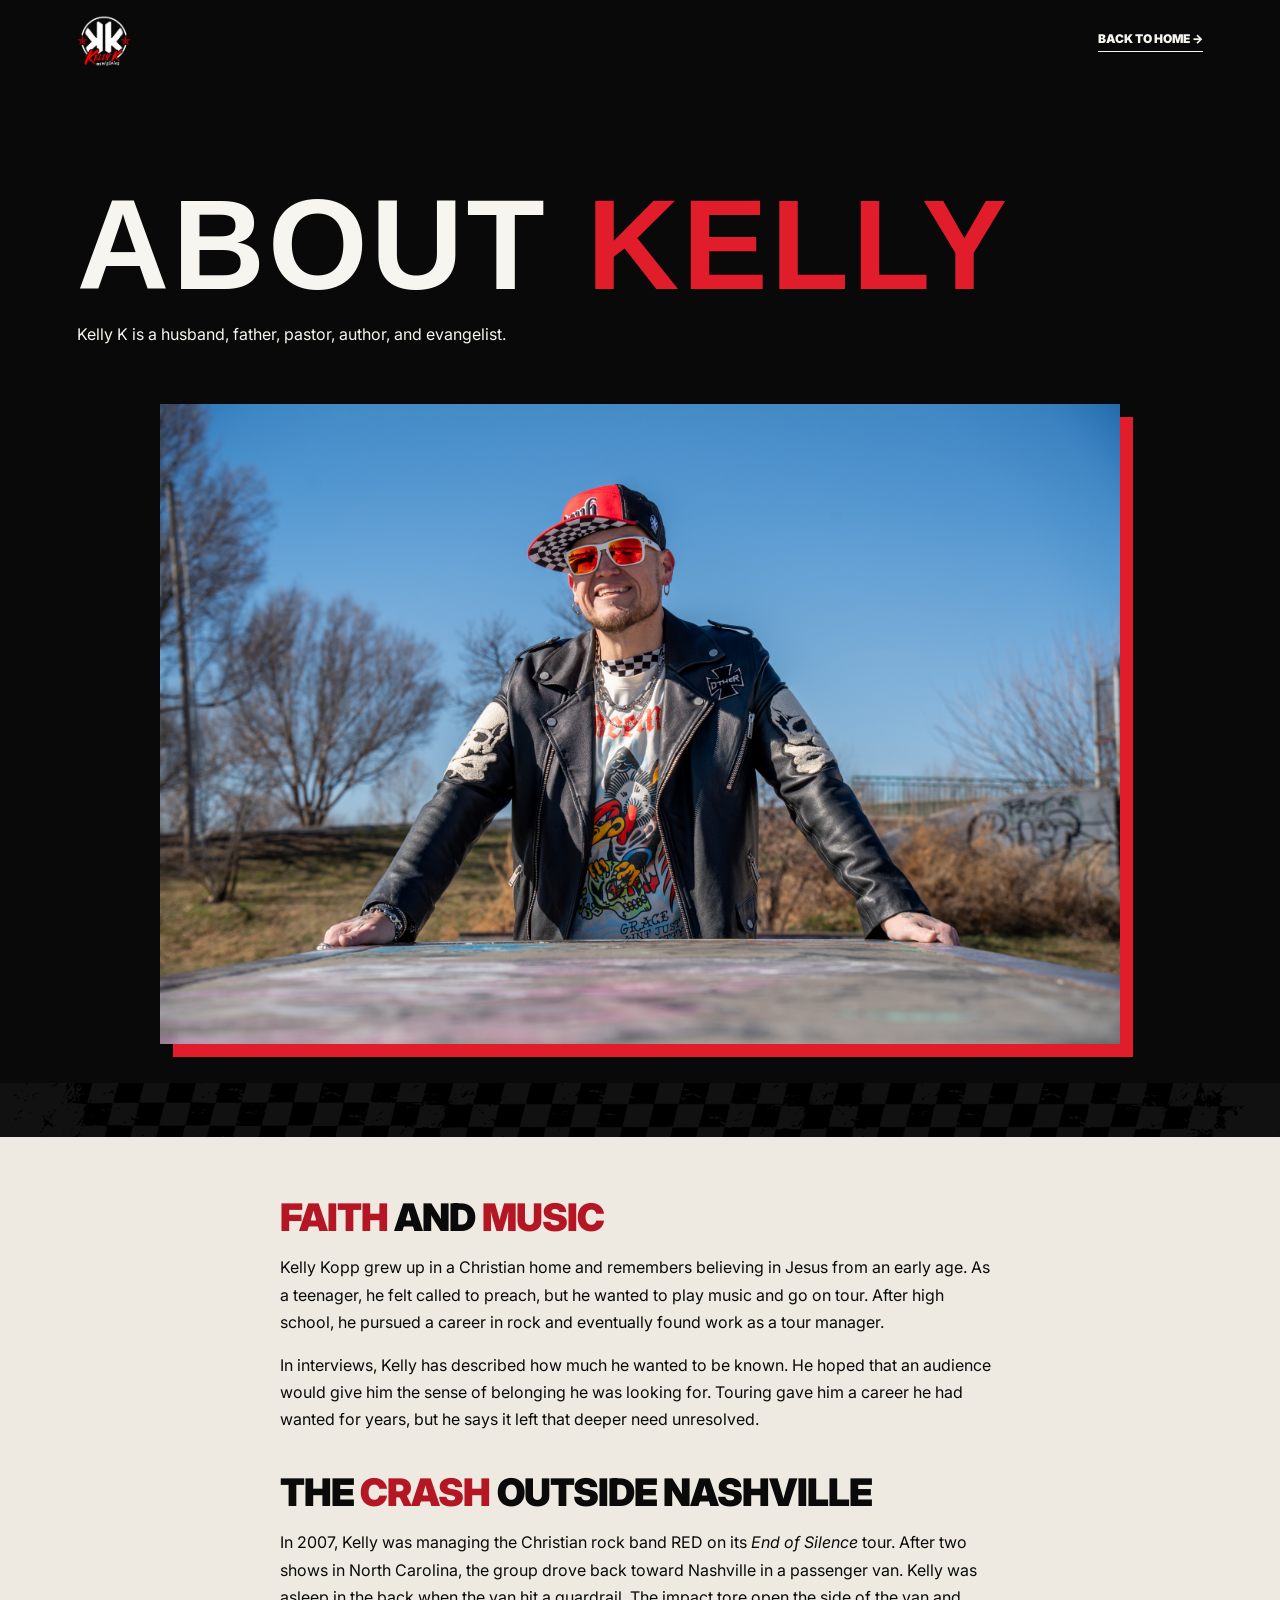
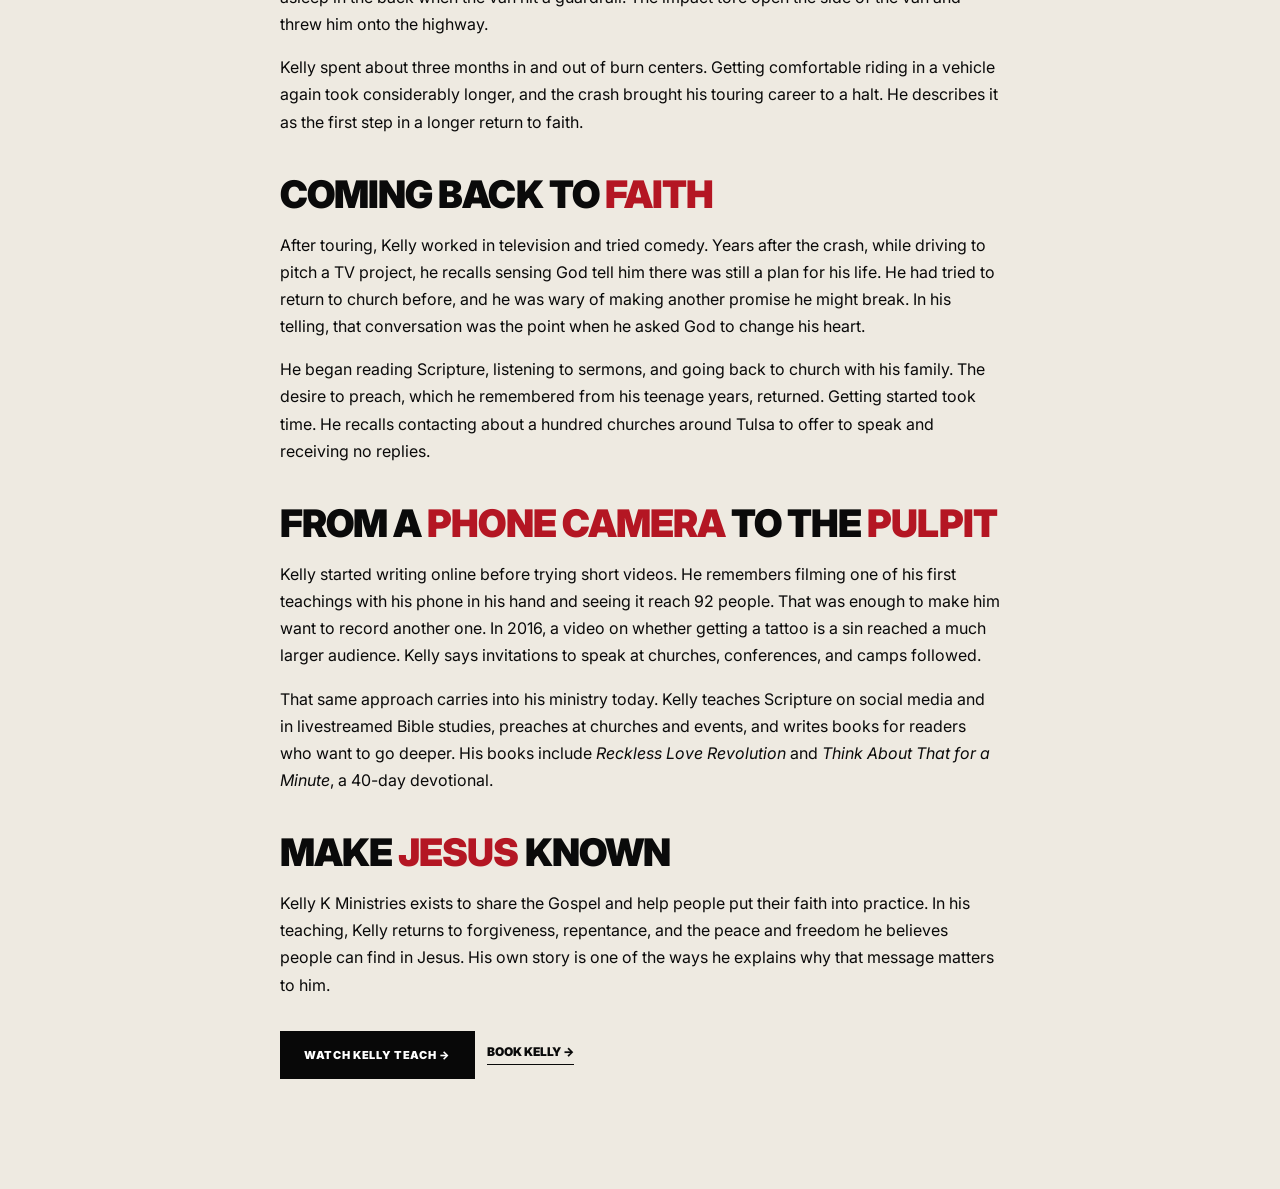
<file: about.html>
<!doctype html>
<html lang="en">
<head>
  <meta charset="UTF-8">
  <meta name="viewport" content="width=device-width, initial-scale=1">
  <meta name="theme-color" content="#090909">
  <title>About Kelly — Kelly K Ministries</title>
  <link href="https://fonts.googleapis.com/css2?family=Inter:wght@400;600;700;900&amp;display=swap" rel="stylesheet">
  <link rel="stylesheet" href="styles.css">
  <style>
    @font-face {
      font-family: 'KKM Hero Heading';
      src: local('Heading Now Trial 58 Heavy'), local('HeadingNowTrial-58Heavy');
      font-weight: 900;
      font-display: swap;
    }
    .about-header { display:flex; align-items:center; padding:12px 6vw; gap:16px; }
    .about-header .brand { margin-right:auto; }
    .about-intro { padding:clamp(44px,8vw,110px) 6vw clamp(16px,2vw,28px); }
    .about-intro h1 { font-family:'KKM Hero Heading',Impact,'Arial Narrow',sans-serif; font-size:clamp(52px,10vw,140px); line-height:.95; letter-spacing:.025em; }
    .about-photo {
      width: min(94%, 960px);
      margin: clamp(24px, 5vw, 56px) auto 13px;
      box-shadow: 13px 13px 0 var(--red);
    }
    .about-photo img { display: block; width: 100%; height: auto; }
    .about-intro + .checker-break + .section { padding-top: clamp(30px, 5vw, 60px); }
    .about-copy { max-width:720px; margin-inline:auto; }
    .about-copy section + section { margin-top:38px; }
    .about-copy h2 { font:900 clamp(24px,4vw,38px)/1.1 Inter,Arial,sans-serif; letter-spacing:-.025em; }
    .about-copy h2 span { color: #b41623; }
    .about-copy p { line-height:1.7; }
    .about-copy .actions { margin-top:32px; }
  </style>
</head>
<body>
  <header class="about-header">
    <a class="brand" href="index.html"><img src="Logo%20for%20dark%20background.png" alt="Kelly K Ministries home"></a>
    <a class="text-link" href="index.html">Back to home →</a>
  </header>
  <main>
    <section class="about-intro">
      <h1>About <span>Kelly</span></h1>
      <p class="lede">Kelly K is a husband, father, pastor, author, and evangelist.</p>
      <figure class="about-photo">
        <img src="Kellk_Group_OKC2026-8.jpg" alt="Kelly K outdoors in a red cap and black leather jacket" width="2500" height="1668">
      </figure>
    </section>
    <div class="checker-break" aria-hidden="true"></div>
    <article class="section paper">
      <div class="about-copy">
        <section>
          <h2><span>Faith</span> and <span>music</span></h2>
          <p>Kelly Kopp grew up in a Christian home and remembers believing in Jesus from an early age. As a teenager, he felt called to preach, but he wanted to play music and go on tour. After high school, he pursued a career in rock and eventually found work as a tour manager.</p>
          <p>In interviews, Kelly has described how much he wanted to be known. He hoped that an audience would give him the sense of belonging he was looking for. Touring gave him a career he had wanted for years, but he says it left that deeper need unresolved.</p>
        </section>
        <section>
          <h2>The <span>crash</span> outside Nashville</h2>
          <p>In 2007, Kelly was managing the Christian rock band RED on its <em>End of Silence</em> tour. After two shows in North Carolina, the group drove back toward Nashville in a passenger van. Kelly was asleep in the back when the van hit a guardrail. The impact tore open the side of the van and threw him onto the highway.</p>
          <p>Kelly spent about three months in and out of burn centers. Getting comfortable riding in a vehicle again took considerably longer, and the crash brought his touring career to a halt. He describes it as the first step in a longer return to faith.</p>
        </section>
        <section>
          <h2>Coming back to <span>faith</span></h2>
          <p>After touring, Kelly worked in television and tried comedy. Years after the crash, while driving to pitch a TV project, he recalls sensing God tell him there was still a plan for his life. He had tried to return to church before, and he was wary of making another promise he might break. In his telling, that conversation was the point when he asked God to change his heart.</p>
          <p>He began reading Scripture, listening to sermons, and going back to church with his family. The desire to preach, which he remembered from his teenage years, returned. Getting started took time. He recalls contacting about a hundred churches around Tulsa to offer to speak and receiving no replies.</p>
        </section>
        <section>
          <h2>From a <span>phone camera</span> to the <span>pulpit</span></h2>
          <p>Kelly started writing online before trying short videos. He remembers filming one of his first teachings with his phone in his hand and seeing it reach 92 people. That was enough to make him want to record another one. In 2016, a video on whether getting a tattoo is a sin reached a much larger audience. Kelly says invitations to speak at churches, conferences, and camps followed.</p>
          <p>That same approach carries into his ministry today. Kelly teaches Scripture on social media and in livestreamed Bible studies, preaches at churches and events, and writes books for readers who want to go deeper. His books include <em>Reckless Love Revolution</em> and <em>Think About That for a Minute</em>, a 40-day devotional.</p>
        </section>
        <section>
          <h2>Make <span>Jesus</span> known</h2>
          <p>Kelly K Ministries exists to share the Gospel and help people put their faith into practice. In his teaching, Kelly returns to forgiveness, repentance, and the peace and freedom he believes people can find in Jesus. His own story is one of the ways he explains why that message matters to him.</p>
        </section>
        <nav class="actions" aria-label="Explore Kelly K Ministries">
          <a class="btn btn-dark" href="index.html#watch">Watch Kelly teach →</a>
          <a class="text-link" href="index.html#book">Book Kelly →</a>
        </nav>
      </div>
    </article>
  </main>
</body>
</html>
</file>
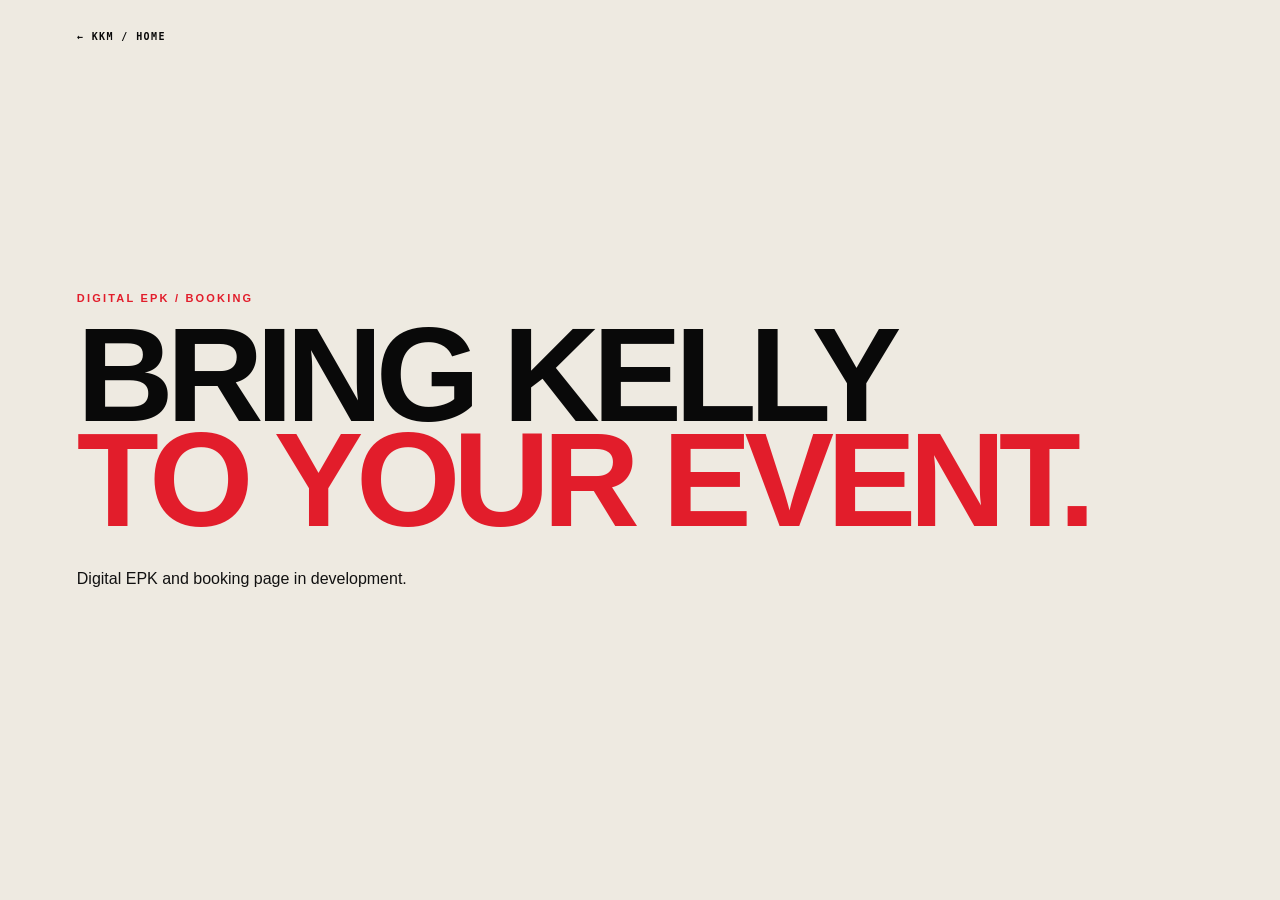
<file: book-kelly.html>
<!doctype html><html lang="en"><head><meta charset="UTF-8"><meta name="viewport" content="width=device-width,initial-scale=1"><title>Book Kelly — Kelly K Ministries</title><link rel="stylesheet" href="styles.css"></head><body><main class="route-page paper"><a class="route-back" href="index.html">← KKM / HOME</a><p class="kicker red">Digital EPK / Booking</p><h1>Bring Kelly<br><span>to your event.</span></h1><p class="lede dark-text">Digital EPK and booking page in development.</p></main></body></html>
</file>
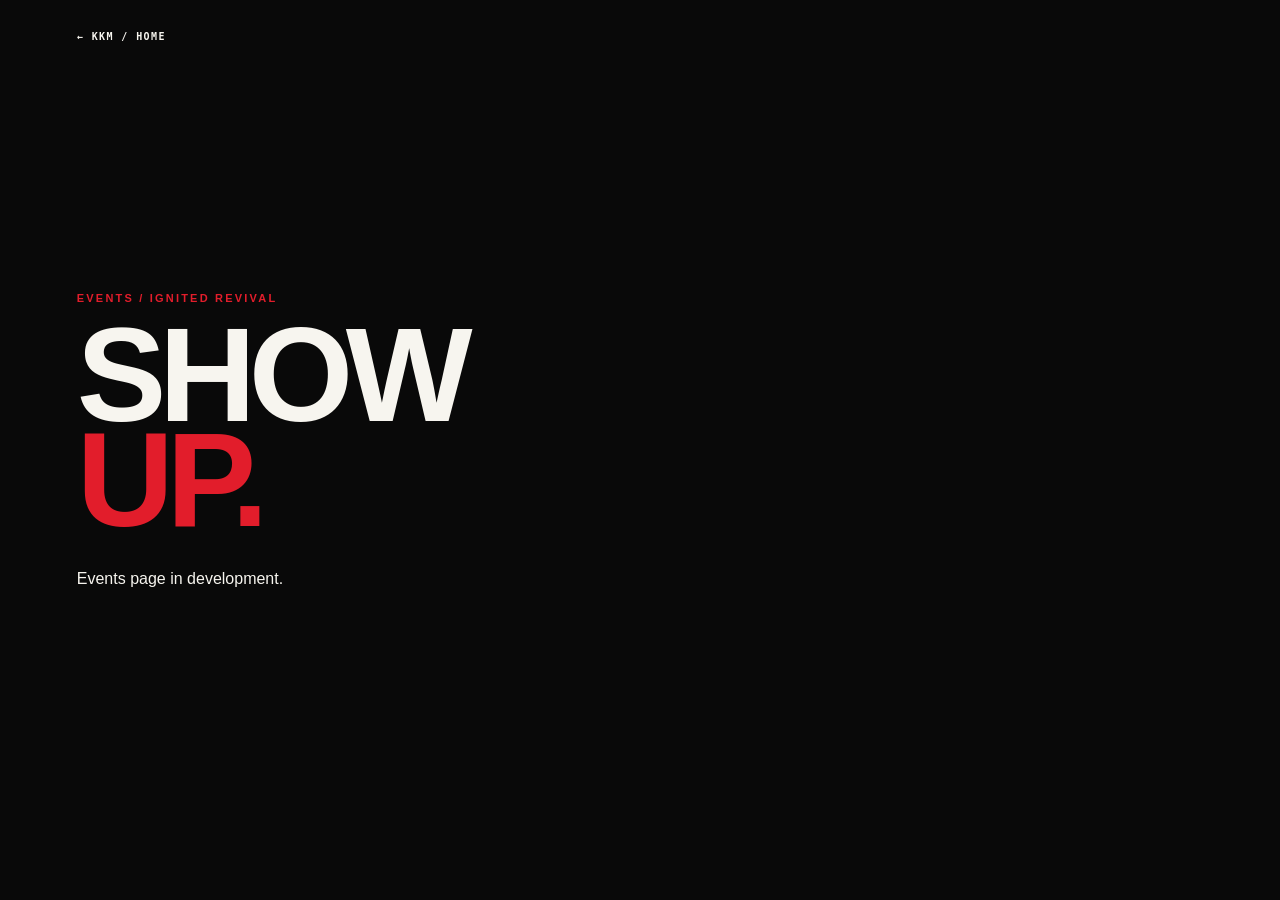
<file: events.html>
<!doctype html><html lang="en"><head><meta charset="UTF-8"><meta name="viewport" content="width=device-width,initial-scale=1"><title>Events — Kelly K Ministries</title><link rel="stylesheet" href="styles.css"></head><body><main class="route-page"><a class="route-back" href="index.html">← KKM / HOME</a><p class="kicker red">Events / Ignited Revival</p><h1>Show<br><span>up.</span></h1><p class="lede">Events page in development.</p></main></body></html>
</file>
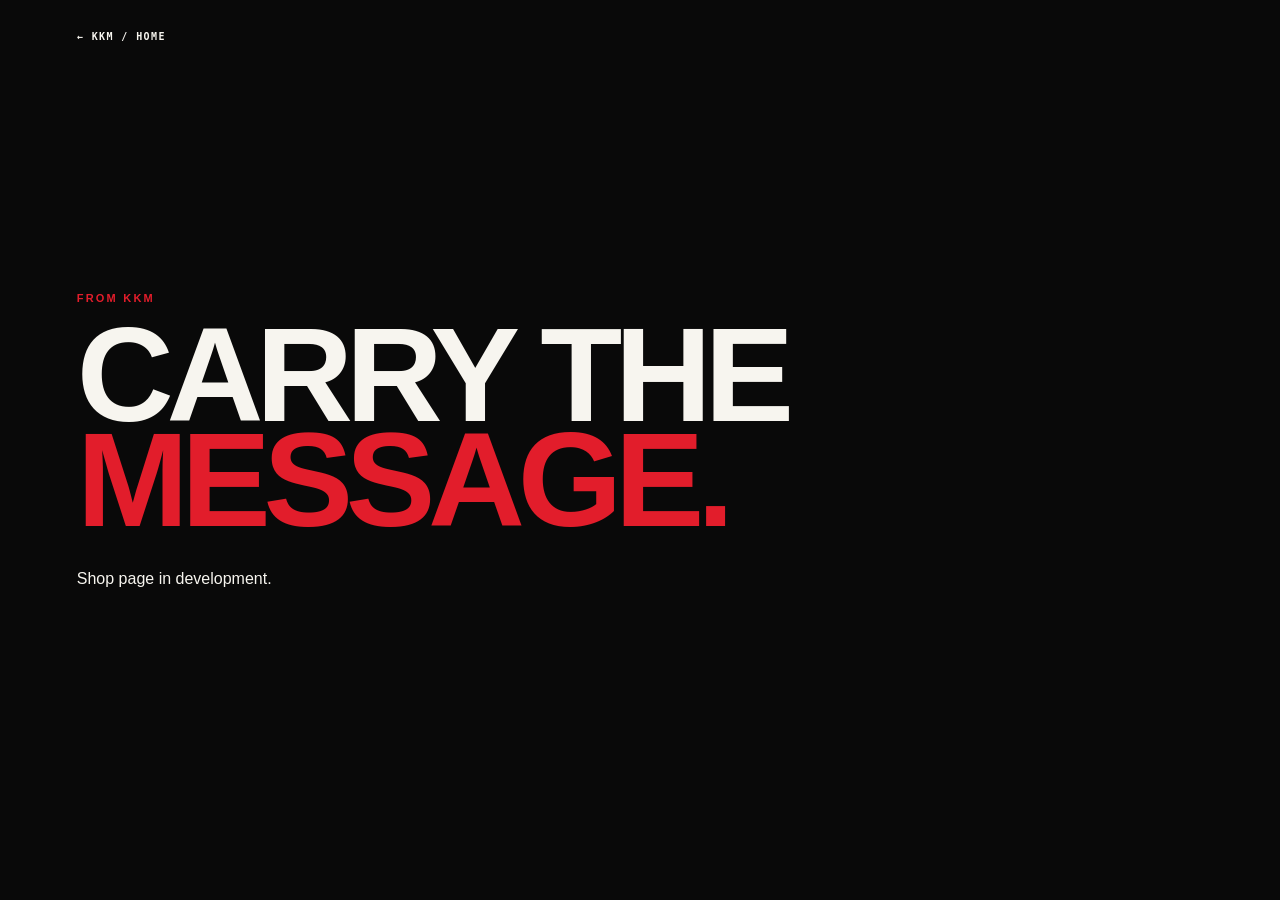
<file: shop.html>
<!doctype html><html lang="en"><head><meta charset="UTF-8"><meta name="viewport" content="width=device-width,initial-scale=1"><title>Shop — Kelly K Ministries</title><link rel="stylesheet" href="styles.css"></head><body><main class="route-page"><a class="route-back" href="index.html">← KKM / HOME</a><p class="kicker red">From KKM</p><h1>Carry the<br><span>message.</span></h1><p class="lede">Shop page in development.</p></main></body></html>
</file>
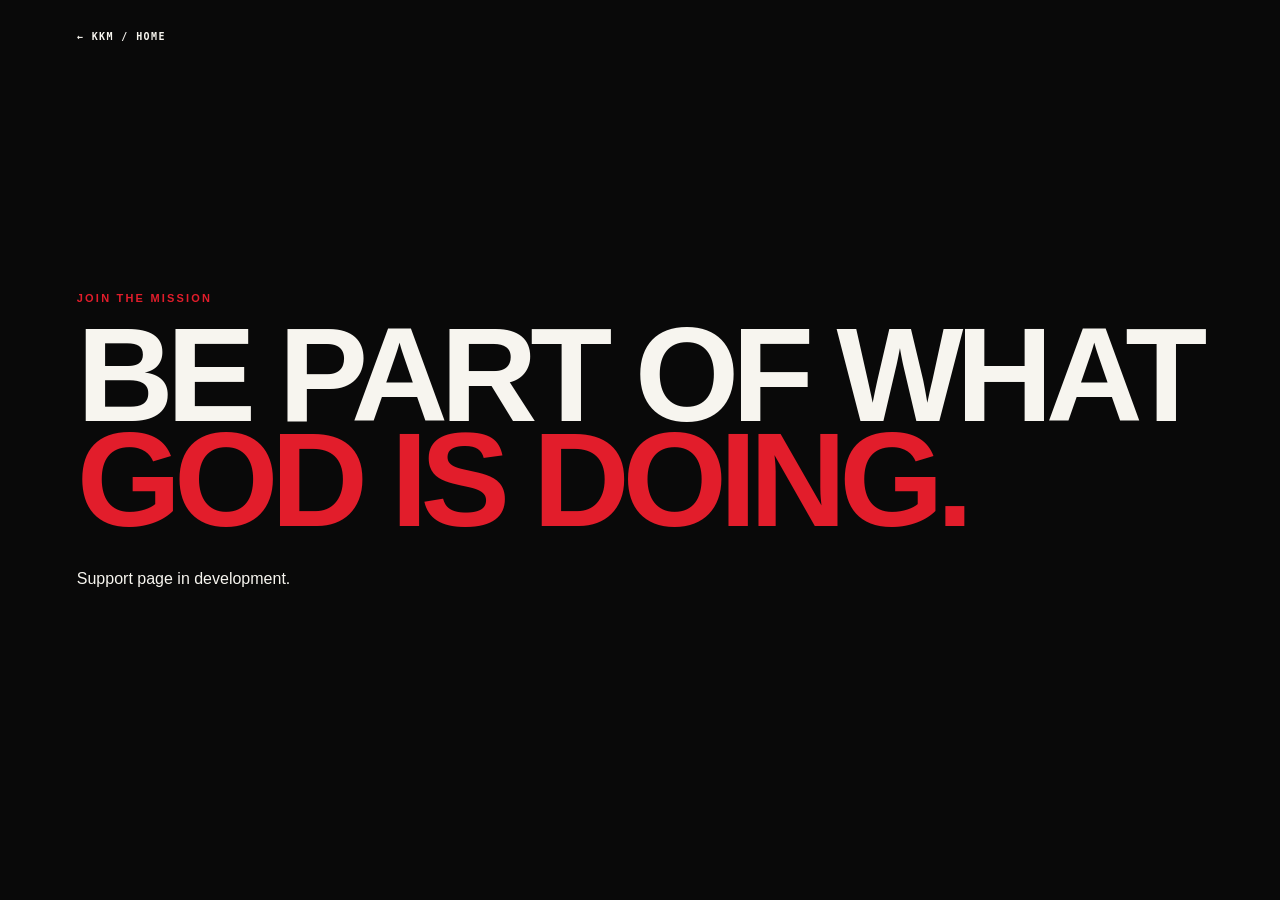
<file: support.html>
<!doctype html><html lang="en"><head><meta charset="UTF-8"><meta name="viewport" content="width=device-width,initial-scale=1"><title>Support — Kelly K Ministries</title><link rel="stylesheet" href="styles.css"></head><body><main class="route-page"><a class="route-back" href="index.html">← KKM / HOME</a><p class="kicker red">Join the mission</p><h1>Be part of what<br><span>God is doing.</span></h1><p class="lede">Support page in development.</p></main></body></html>
</file>
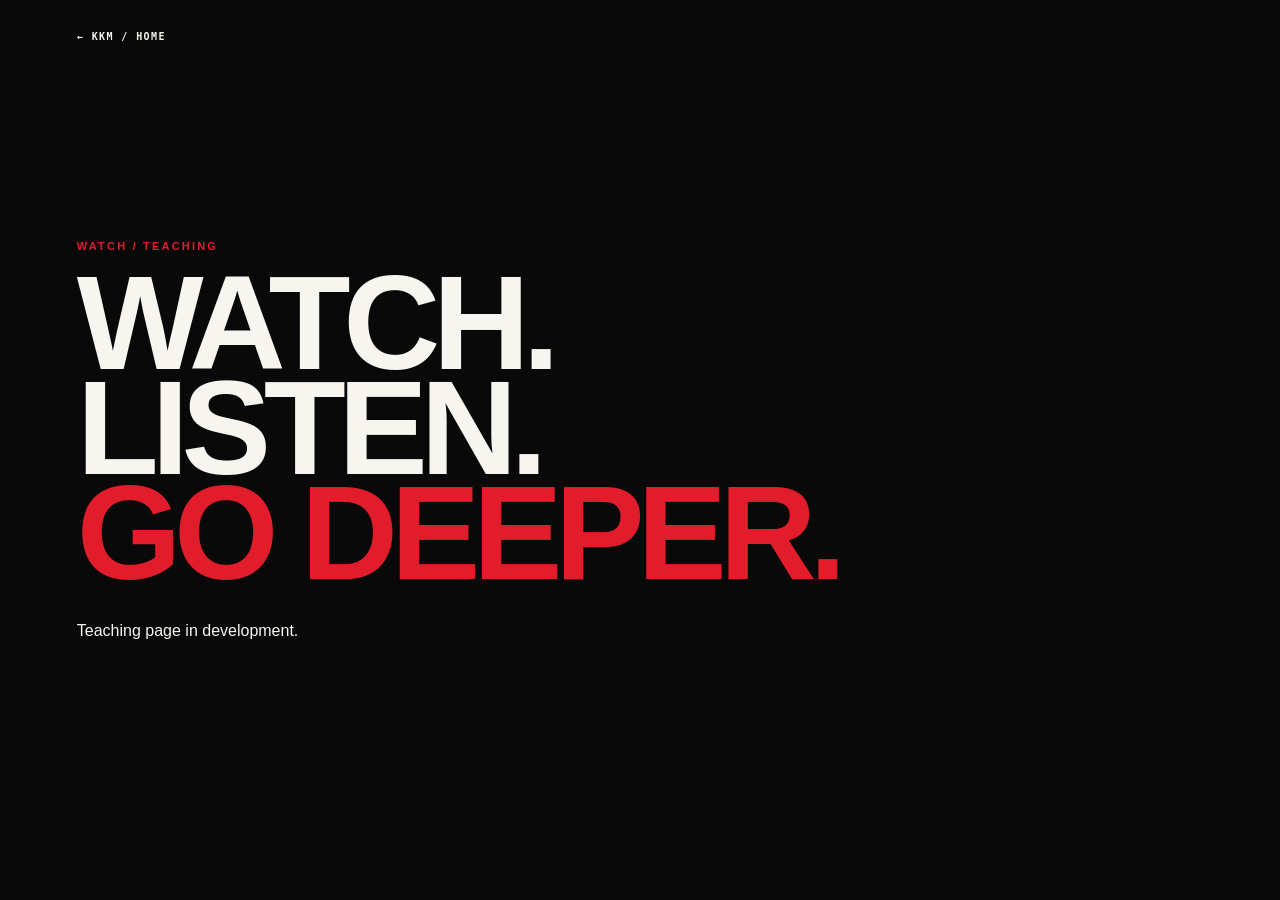
<file: watch.html>
<!doctype html><html lang="en"><head><meta charset="UTF-8"><meta name="viewport" content="width=device-width,initial-scale=1"><title>Watch — Kelly K Ministries</title><link rel="stylesheet" href="styles.css"></head><body><main class="route-page"><a class="route-back" href="index.html">← KKM / HOME</a><p class="kicker red">Watch / Teaching</p><h1>Watch.<br>Listen.<br><span>Go deeper.</span></h1><p class="lede">Teaching page in development.</p></main></body></html>
</file>
<file: styles.css>
:root{--black:#090909;--paper:#eeeae1;--white:#f7f5ef;--red:#e21d2b;--line:rgba(255,255,255,.2)}*{box-sizing:border-box}html{scroll-behavior:smooth}body{margin:0;background:var(--black);color:var(--white);font-family:Inter,Arial,sans-serif}a{color:inherit;text-decoration:none}button,input{font:inherit}.site-header{height:78px;padding:0 4vw;position:fixed;z-index:50;top:0;width:100%;display:flex;align-items:center;gap:28px;border-bottom:1px solid transparent;transition:.25s}.site-header.scrolled{height:64px;background:rgba(8,8,8,.92);backdrop-filter:blur(12px);border-color:#292929}.brand{display:flex;align-items:center;margin-right:auto;height:58px}.brand img{display:block;width:auto;height:54px;max-width:190px;object-fit:contain}.site-header.scrolled .brand img{height:46px}.desktop-nav{display:flex;gap:24px;text-transform:uppercase;font-size:11px;font-weight:900;letter-spacing:.08em}.desktop-nav a:hover,.text-link:hover{color:var(--red)}.join-button{background:var(--red);padding:11px 17px;font-size:11px;font-weight:900;text-transform:uppercase}.menu-button,.mobile-nav{display:none}.hero{min-height:100svh;position:relative;display:flex;align-items:flex-end;padding:130px 6vw 10vh;overflow:hidden;background:#050505}.hero-media{position:absolute;inset:0;overflow:hidden;background:#050505;isolation:isolate}.hero-media::before{content:'';position:absolute;z-index:4;inset:-12% -4%;pointer-events:none;opacity:.11;mix-blend-mode:screen;background:repeating-linear-gradient(to bottom,transparent 0 7%,rgba(255,35,35,.12) 7.15% 7.35%,transparent 7.55% 15%,rgba(0,190,255,.10) 15.15% 15.35%,transparent 15.55% 23%);animation:vhsColorRoll 3.2s linear infinite}.hero-media::after{content:'';position:absolute;z-index:7;inset:0;pointer-events:none;box-shadow:inset 0 0 120px rgba(0,0,0,.55),inset 0 -30px 45px rgba(0,0,0,.28);background:linear-gradient(90deg,rgba(255,0,0,.025),transparent 18% 82%,rgba(0,165,255,.025));animation:vhsLuma 1.15s steps(3,end) infinite}.hero-video,.hero-fallback,.hero-grade,.vhs-noise,.vhs-scanlines,.vhs-head-switch,.vhs-tracking{position:absolute;inset:0}.hero-video{width:102%;height:102%;left:-1%;top:-1%;object-fit:cover;z-index:0;filter:saturate(.58) contrast(1.13) brightness(.72) blur(.15px);transform:scale(1.015);animation:vhsTapeDrift .34s steps(2,end) infinite}.hero-fallback{z-index:-1;background:radial-gradient(circle at 70% 28%,rgba(255,255,255,.06),transparent 20%),linear-gradient(120deg,#141414,#050505 50%,#1d1d1d)}.hero-grade{z-index:1;background:linear-gradient(90deg,rgba(0,0,0,.84) 0%,rgba(0,0,0,.58) 38%,rgba(0,0,0,.20) 72%,rgba(0,0,0,.36) 100%),linear-gradient(0deg,rgba(0,0,0,.52),transparent 44%)}.vhs-scanlines{z-index:2;pointer-events:none;opacity:.24;background:repeating-linear-gradient(to bottom,rgba(255,255,255,.045) 0 1px,rgba(0,0,0,.035) 1px 2px,transparent 2px 4px);background-size:100% 4px;animation:vhsScanRoll .18s linear infinite}.vhs-noise{z-index:3;pointer-events:none;opacity:.145;background-image:url("data:image/svg+xml,%3Csvg viewBox='0 0 180 180' xmlns='http://www.w3.org/2000/svg'%3E%3Cfilter id='n'%3E%3CfeTurbulence type='fractalNoise' baseFrequency='.88' numOctaves='4' stitchTiles='stitch'/%3E%3C/filter%3E%3Crect width='100%25' height='100%25' filter='url(%23n)' opacity='.95'/%3E%3C/svg%3E");background-size:190px 190px;mix-blend-mode:screen;animation:vhsNoise .075s steps(2,end) infinite,vhsNoisePulse 1.7s steps(5,end) infinite}.vhs-head-switch{z-index:5;top:auto;height:19%;bottom:-7%;pointer-events:none;opacity:.34;background:repeating-linear-gradient(to bottom,rgba(255,255,255,.05) 0 2px,rgba(0,0,0,.08) 2px 5px,transparent 5px 8px),linear-gradient(to top,rgba(255,255,255,.22),rgba(255,255,255,.04) 38%,transparent 74%);filter:blur(1.2px);animation:vhsHeadSwitch .52s steps(3,end) infinite}.vhs-tracking{z-index:6;pointer-events:none;opacity:.25;height:34%;top:-38%;bottom:auto;background:linear-gradient(to bottom,transparent 0 10%,rgba(255,255,255,.03) 10% 14%,transparent 14% 30%,rgba(255,255,255,.16) 30% 31%,rgba(0,0,0,.16) 31% 35%,rgba(255,255,255,.05) 35% 38%,transparent 38% 62%,rgba(255,255,255,.09) 62% 64%,transparent 64% 100%);filter:blur(.35px);animation:vhsTrackingRoll 2.45s linear infinite}.vhs-timecode{position:absolute;z-index:8;top:96px;right:4vw;font:700 12px/1.45 monospace;letter-spacing:.06em;color:rgba(255,255,255,.65);text-shadow:1px 0 rgba(255,0,0,.32),-1px 0 rgba(0,170,255,.26)}@keyframes vhsTapeDrift{0%{transform:translate3d(0,0,0) scale(1.015)}20%{transform:translate3d(-1.2px,.3px,0) scale(1.015)}40%{transform:translate3d(.7px,-.4px,0) scale(1.015)}60%{transform:translate3d(-.4px,.6px,0) scale(1.015)}80%{transform:translate3d(1px,-.2px,0) scale(1.015)}100%{transform:translate3d(0,0,0) scale(1.015)}}@keyframes vhsNoise{0%{transform:translate(0,0)}25%{transform:translate(-2px,1px)}50%{transform:translate(1px,-2px)}75%{transform:translate(2px,2px)}100%{transform:translate(-1px,0)}}@keyframes vhsNoisePulse{0%,100%{opacity:.12}20%{opacity:.16}40%{opacity:.135}60%{opacity:.18}80%{opacity:.14}}@keyframes vhsScanRoll{to{background-position:0 4px}}@keyframes vhsColorRoll{0%{transform:translateY(-8%)}100%{transform:translateY(8%)}}@keyframes vhsLuma{0%,100%{opacity:.9}35%{opacity:1}70%{opacity:.84}}@keyframes vhsHeadSwitch{0%{transform:translate3d(0,0,0) skewX(0deg)}25%{transform:translate3d(-3px,-1px,0) skewX(-.25deg)}50%{transform:translate3d(2px,1px,0) skewX(.2deg)}75%{transform:translate3d(-1px,0,0) skewX(-.1deg)}100%{transform:translate3d(0,0,0) skewX(0deg)}}@keyframes vhsTrackingRoll{0%{transform:translateY(0)}100%{transform:translateY(410%)}}.hero-content{position:relative;z-index:10;max-width:980px}.kicker{text-transform:uppercase;letter-spacing:.2em;font-size:11px;font-weight:900;margin:0 0 18px}.red{color:var(--red)}h1,h2,h3,h4,.footer-brand{font-family:'Heading Now',Impact,'Arial Narrow',sans-serif;text-transform:uppercase;letter-spacing:-.055em;margin:0}h1{font-size:clamp(65px,10.5vw,180px);line-height:.78}h1 span,.ignited h2 span{color:var(--red)}.hero-copy{max-width:530px;font-size:16px;line-height:1.55;margin:30px 0}.actions{display:flex;gap:12px;align-items:center;flex-wrap:wrap}.btn{display:inline-block;padding:15px 22px;text-transform:uppercase;font-size:11px;font-weight:900;letter-spacing:.06em;border:2px solid}.btn-light{background:var(--white);border-color:var(--white);color:#080808}.btn-outline{border-color:rgba(255,255,255,.7)}.btn-dark{background:#080808;color:#fff;border-color:#080808}.hero .btn:hover{background:var(--red);border-color:var(--red);color:#fff}#mission .btn-dark{transition:.2s}#mission .btn-dark:hover{background:var(--red);border-color:var(--red);color:#fff}#shop>.btn-light{transition:.2s}#shop>.btn-light:hover{background:var(--red);border-color:var(--red);color:#fff}.hero-index{position:absolute;z-index:10;right:4vw;bottom:4vh;font:700 10px monospace;letter-spacing:.2em}.checker-break{height:54px;background:#111 url('KKM%20Grunge%20checker%20stripe.png') center/cover no-repeat}.section{padding:110px 6vw}.dark{background:#0a0a0a}.paper{background:var(--paper);color:#0a0a0a}.section-head{display:flex;justify-content:space-between;align-items:end;gap:30px;margin-bottom:60px}.section h2,.join-section h2,.support h2,.ignited h2{font-size:clamp(52px,7.4vw,118px);line-height:.83}.text-link{font-size:12px;text-transform:uppercase;font-weight:900;border-bottom:1px solid;padding-bottom:5px}.feature-grid{display:grid;grid-template-columns:1.5fr .8fr;gap:5vw;align-items:center}.media-placeholder{aspect-ratio:16/9;background:linear-gradient(135deg,#252525,#111);display:grid;place-items:center;position:relative;overflow:hidden}.media-placeholder:before{content:'KK';position:absolute;font:900 30vw/.8 'Heading Now',Impact,sans-serif;color:#1a1a1a;transform:rotate(-10deg)}.play{position:relative;z-index:2;width:70px;height:70px;border:2px solid;display:grid;place-items:center}.stamp{position:absolute;left:20px;bottom:20px;background:var(--red);padding:8px 10px;font:900 10px monospace}.meta{font-size:10px;text-transform:uppercase;letter-spacing:.16em;font-weight:900;color:#888;margin:18px 0 8px}.feature-video h3{font-family:'KKM Hero Heading','Heading Now Trial',Impact,'Arial Narrow',sans-serif!important;font-size:clamp(32px,3.6vw,60px);line-height:.92;letter-spacing:.025em;font-weight:900}.teaching-list article{padding:25px 0;border-top:1px solid #333;display:grid;grid-template-columns:40px 1fr 20px;gap:15px;align-items:center}.teaching-list article:last-child{border-bottom:1px solid #333}.teaching-list h4{font-family:'KKM Hero Heading','Heading Now Trial',Impact,'Arial Narrow',sans-serif!important;font-size:clamp(20px,1.65vw,28px);line-height:1;letter-spacing:.025em;font-weight:900}.join-section{position:relative;background:var(--red);padding:100px 6vw;overflow:hidden}.join-section h2{max-width:1200px}.join-section h2 em{font-style:normal;color:#080808}.join-section>p:not(.kicker){max-width:650px;line-height:1.6}.signup{display:grid;grid-template-columns:1fr 1.4fr auto;gap:10px;margin:40px 0 16px;max-width:1050px}.signup label{font-size:9px;text-transform:uppercase;font-weight:900;letter-spacing:.15em}.signup input{display:block;width:100%;margin-top:8px;background:transparent;color:white;border:0;border-bottom:2px solid #111;padding:12px 0;outline:none}.signup button{border:0;background:#080808;color:#fff;padding:0 28px;text-transform:uppercase;font-size:11px;font-weight:900;cursor:pointer;transition:.2s}.signup button:hover{background:var(--white);color:#080808}.noise{position:absolute;inset:0;opacity:.08;pointer-events:none;background-image:url("data:image/svg+xml,%3Csvg viewBox='0 0 180 180' xmlns='http://www.w3.org/2000/svg'%3E%3Cfilter id='n'%3E%3CfeTurbulence type='fractalNoise' baseFrequency='.9' numOctaves='4' stitchTiles='stitch'/%3E%3C/filter%3E%3Crect width='100%25' height='100%25' filter='url(%23n)' opacity='.7'/%3E%3C/svg%3E")}.mission-grid{display:grid;grid-template-columns:.8fr 1fr;gap:8vw;align-items:center}.portrait{aspect-ratio:4/5;background:#111;position:relative;transform:rotate(-2deg);box-shadow:13px 13px 0 var(--red);overflow:visible}.portrait img{width:100%;height:100%;display:block;object-fit:cover}.tape{position:absolute;z-index:2;bottom:10%;left:-8%;background:var(--red);color:white;padding:10px 15px;font:900 10px monospace;transform:rotate(4deg)}.mission-copy p:not(.kicker){max-width:560px;font-size:18px;line-height:1.7}.category-grid{display:grid;grid-template-columns:repeat(3,1fr);margin-bottom:45px}.category-grid a{min-height:220px;border:1px solid #333;padding:22px;display:flex;flex-direction:column;justify-content:space-between;transition:.2s}.category-grid a:hover{background:var(--red);border-color:var(--red)}.category-grid span{font:700 10px monospace}.category-grid strong{font:900 clamp(24px,3vw,45px)/.9 'Heading Now',Impact,sans-serif;text-transform:uppercase;letter-spacing:-.05em}.lede{max-width:500px;line-height:1.6}.ignited{min-height:90vh;position:relative;display:flex;align-items:center;padding:100px 6vw;overflow:hidden}.ignited-bg{position:absolute;inset:0;background:radial-gradient(circle at 75% 50%,rgba(226,29,43,.45),transparent 30%),linear-gradient(90deg,#050505 20%,#18100f)}.ignited-bg:after{content:'IGNITED';position:absolute;right:-8%;top:30%;font:900 18vw/.8 'Heading Now',Impact,sans-serif;color:rgba(255,255,255,.035);transform:rotate(90deg)}.ignited-content{position:relative;z-index:2}.stats{display:flex;gap:50px;margin:45px 0}.stats div{display:flex;flex-direction:column}.stats b{font:900 32px 'Heading Now',Impact,sans-serif}.stats small{font:900 9px monospace;letter-spacing:.12em;color:#999}#ignited .btn{transition:.2s}#ignited .btn-light:hover{background:var(--red);border-color:var(--red);color:#fff}#ignited .btn-outline:hover{background:var(--red);border-color:var(--red);color:#fff}.book{display:grid;grid-template-columns:1.2fr .7fr;gap:8vw;align-items:center}.dark-text{color:#111}.epk-card{aspect-ratio:4/5;background:#090909;color:white;padding:35px;display:flex;flex-direction:column;justify-content:space-between;box-shadow:16px 16px 0 var(--red);transform:rotate(2deg);overflow:hidden}.epk-card img{width:150px;height:auto;align-self:flex-start;object-fit:contain}.epk-card span,.epk-card small{font:900 10px monospace;letter-spacing:.14em}.epk-card strong{font:900 8vw/.72 'Heading Now',Impact,sans-serif;color:var(--red)}.support{text-align:center;padding:120px 6vw;background:#111}.support p:not(.kicker){max-width:620px;margin:25px auto;line-height:1.6}.support .actions{justify-content:center}.footer-ticker{overflow:hidden;background:var(--white);color:#080808;border-top:1px solid #080808;border-bottom:1px solid #080808;padding:12px 0}.footer-ticker-track{display:flex;width:max-content;white-space:nowrap;animation:footerMarquee 45s linear infinite;font-family:'Heading Now Trial 68 Heavy','HeadingNowTrial-68Heavy','Heading Now Trial 58 Heavy','HeadingNowTrial-58Heavy','KKM Hero Heading',Impact,sans-serif!important;font-size:28px;line-height:1;font-weight:900;letter-spacing:.015em}.footer-ticker-track .ticker-copy{display:block;flex:none}.footer-ticker-track .kkm-star{display:inline-block;font:900 17px/1 Arial,sans-serif;margin:0 18px;transform:translateY(-1px) rotate(-8deg);vertical-align:middle;color:var(--red)}@keyframes footerMarquee{to{transform:translateX(-50%)}}footer{padding:22px 6vw 14px;border-top:0;display:grid;grid-template-columns:.55fr 1.5fr;gap:24px;align-items:start}.footer-brand img{display:block;width:110px;height:auto}.footer-links{display:grid;grid-template-columns:repeat(3,1fr);gap:24px}.footer-links div{display:flex;flex-direction:column;gap:7px;font-size:11px}.footer-links b{text-transform:uppercase;color:var(--red);margin-bottom:5px}footer>small{grid-column:1/-1;color:#666;font:700 9px monospace;letter-spacing:.15em;margin-top:8px}.route-page{min-height:100svh;padding:10vh 6vw;display:flex;flex-direction:column;justify-content:center}.route-page.paper{background:var(--paper);color:#090909}.route-page h1{max-width:1200px}.route-back{position:absolute;top:32px;left:6vw;font:900 10px/1 monospace;letter-spacing:.14em;text-transform:uppercase}.route-page .lede{margin-top:34px}@media(max-width:850px){.desktop-nav,.join-button{display:none}.menu-button{display:block;margin-left:auto;background:transparent;border:1px solid #777;color:white;padding:10px}.mobile-nav{position:fixed;z-index:45;inset:64px 0 auto;background:#090909;padding:25px 6vw;flex-direction:column;gap:20px;font:900 22px 'Heading Now',Impact,sans-serif;text-transform:uppercase}.mobile-nav.open{display:flex}.hero{padding-left:5vw;padding-right:5vw}.hero-copy{max-width:90%}.vhs-timecode{right:5vw;top:86px}.section{padding:80px 5vw}.section-head{display:block}.section-head .text-link{display:inline-block;margin-top:25px}.feature-grid,.mission-grid,.book{grid-template-columns:1fr}.signup{grid-template-columns:1fr}.signup button{padding:16px}.category-grid{grid-template-columns:1fr 1fr}.category-grid a{min-height:150px}.stats{gap:22px;flex-wrap:wrap}.epk-card{max-width:440px}.epk-card strong{font-size:18vw}footer{grid-template-columns:1fr;padding-top:20px}.footer-links{grid-template-columns:1fr 1fr 1fr}.footer-brand img{width:90px}}@media(max-width:520px){.brand img{height:43px;max-width:145px}h1{font-size:17vw}.hero{min-height:92svh}.vhs-timecode{font-size:10px}.section h2,.join-section h2,.support h2,.ignited h2{font-size:14vw}.category-grid{grid-template-columns:1fr}.category-grid a{min-height:125px}.stats{display:grid;grid-template-columns:1fr 1fr}.footer-links{grid-template-columns:1fr 1fr}.footer-ticker-track{font-size:24px}}@media(prefers-reduced-motion:reduce){html{scroll-behavior:auto}.site-header{transition:none!important}.hero-video,.hero-media::before,.hero-media::after,.vhs-noise,.vhs-scanlines,.vhs-head-switch,.vhs-tracking{animation:none!important}.footer-ticker-track{animation:none!important}}
</file>
